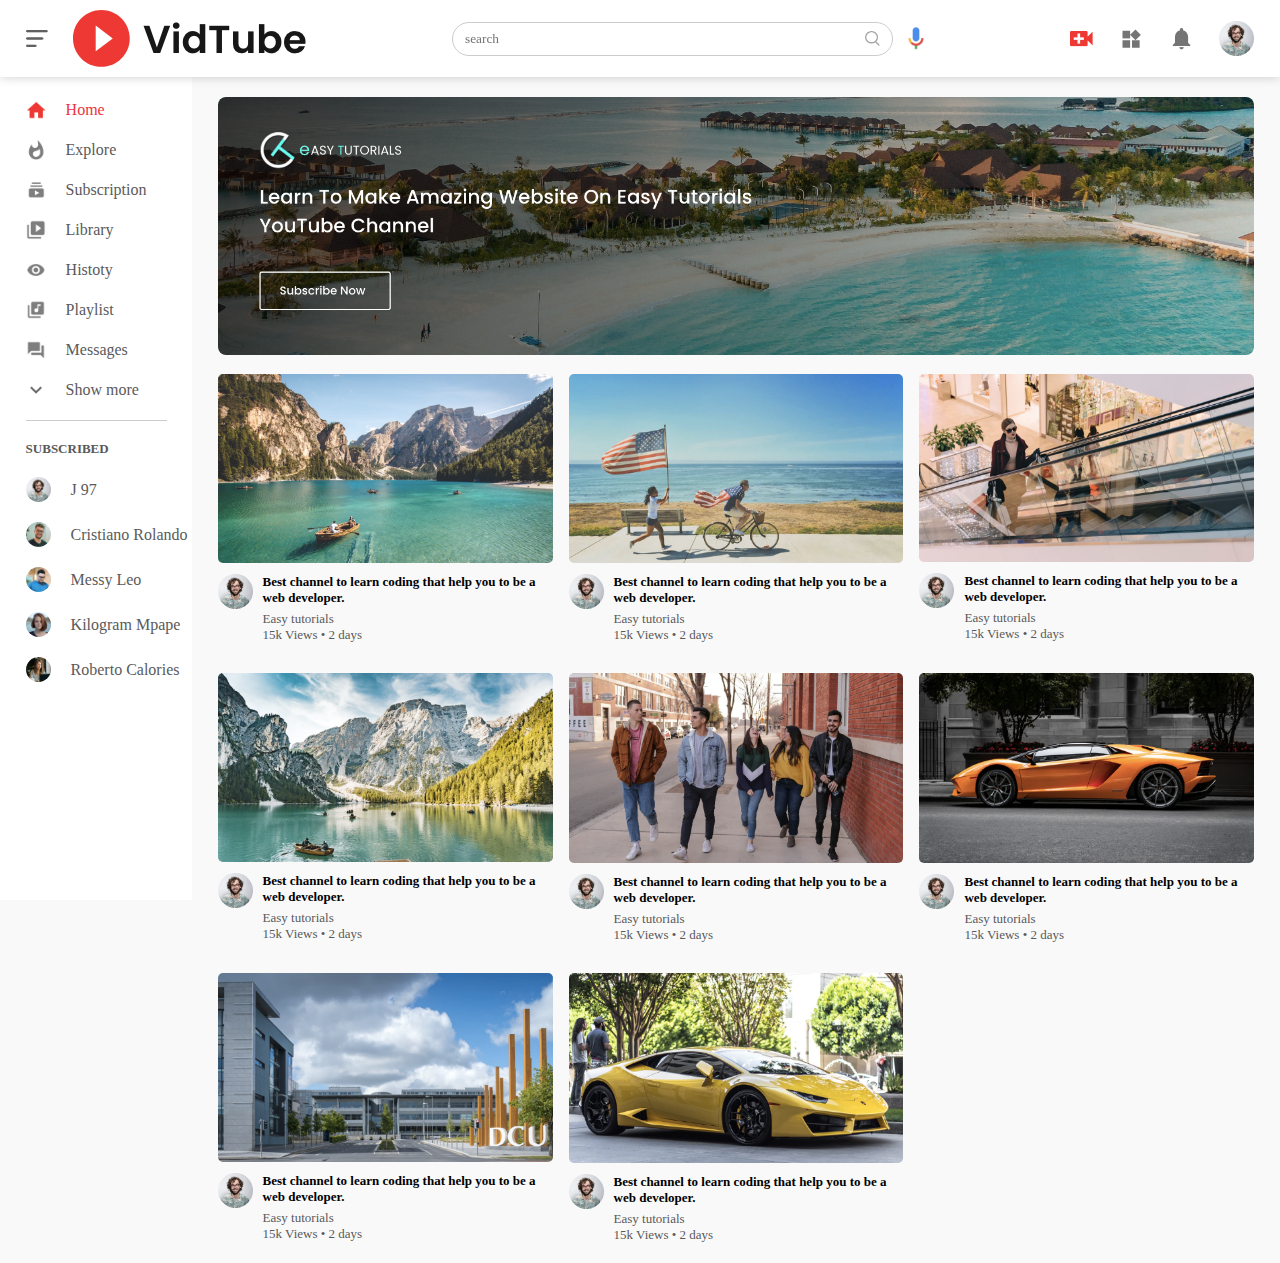
<file: index.html>
<!DOCTYPE html>
<html lang="en">
<head>
    <meta charset="UTF-8">
    <meta name="viewport" content="width=device-width, initial-scale=1.0">
    <title>Zootube</title>
    <link rel="stylesheet" href="style.css">
</head>
<body>
    <nav class="flex-div">
        <div class="nav-left flex-div">
            <img src="images/menu.png" class="menu-icon">
            <img src="images/logo.png" class="logo">
        </div>
        <div class="nav-mid flex-div">
            <div class="search-box flex-div">
                <input type="text" placeholder="search">
                <img src="images/search.png" alt="">
            </div>
            <img src="images/voice-search.png" class="mic-icon">
        </div>
        <div class="nav-right flex-div">
            <img src="images/upload.png" alt="">
            <img src="images/more.png" alt="">
            <img src="images/notification.png" alt="">
            <img src="images/Jack.png" class="user-icon" alt="">
        </div>
    </nav>
    <!-- --------------side bar --------------- -->
     <div class="sidebar">
        <div class="shortcut-links">
            <a href=""><img src="/images/home.png" alt=""><p>Home</p></a>
            <a href=""><img src="/images/explore.png" alt=""><p>Explore</p></a>
            <a href=""><img src="/images/subscriprion.png" alt=""><p>Subscription</p></a>
            <a href=""><img src="/images/library.png" alt=""><p>Library</p></a>
            <a href=""><img src="/images/history.png" alt=""><p>Histoty</p></a>
            <a href=""><img src="/images/playlist.png" alt=""><p>Playlist</p></a>
            <a href=""><img src="/images/messages.png" alt=""><p>Messages</p></a>
            <a href=""><img src="/images/show-more.png" alt=""><p>Show more</p></a>
            <hr>
        </div>
        <div class="subscribed-list">
            <h3>SUBSCRIBED</h3>
            <a href=""><img src="/images/Jack.png" alt=""><p>J 97</p></a>
            <a href=""><img src="/images/simon.png" alt=""><p>Cristiano Rolando</p></a>
            <a href=""><img src="/images/tom.png" alt=""><p>Messy Leo</p></a>
            <a href=""><img src="/images/megan.png" alt=""><p>Kilogram Mpape</p></a>
            <a href=""><img src="/images/cameron.png" alt=""><p>Roberto Calories</p></a>
        </div>
     </div>
     <!-- -------------------main------------------- -->
      <div class="container">
        <div class="banner">
            <img src="images/banner.png" alt="">
        </div>
        <div class="list-container">
            <div class="vid-list">
                <a href="play-video.html"><img src="images/thumbnail1.png" class="thumbnail"></a>
                <div class="flex-div">
                    <img src="images/Jack.png" alt="">
                    <div class="vid-info">
                        <a href="play-video.html">Best channel to learn coding that help you to be a 
                        web developer. </a>
                        <p>Easy tutorials</p>
                        <p>15k Views &bull; 2 days</p>
                    </div>
                </div>
            </div>
            <div class="vid-list">
                <a href=""><img src="images/thumbnail2.png" class="thumbnail"></a>
                <div class="flex-div">
                    <img src="images/Jack.png" alt="">
                    <div class="vid-info">
                        <a href="">Best channel to learn coding that help you to be a 
                            web developer. </a>
                        <p>Easy tutorials</p>
                        <p>15k Views &bull; 2 days</p>
                    </div>
                </div>
            </div>
            <div class="vid-list">
                <a href=""><img src="images/thumbnail3.png" class="thumbnail"></a>
                <div class="flex-div">
                    <img src="images/Jack.png" alt="">
                    <div class="vid-info">
                        <a href="">Best channel to learn coding that help you to be a 
                            web developer. </a>
                        <p>Easy tutorials</p>
                        <p>15k Views &bull; 2 days</p>
                    </div>
                </div>
            </div>
            <div class="vid-list">
                <a href=""><img src="images/thumbnail4.png" class="thumbnail"></a>
                <div class="flex-div">
                    <img src="images/Jack.png" alt="">
                    <div class="vid-info">
                        <a href="">Best channel to learn coding that help you to be a 
                            web developer. </a>
                        <p>Easy tutorials</p>
                        <p>15k Views &bull; 2 days</p>
                    </div>
                </div>
            </div>
            <div class="vid-list">
                <a href=""><img src="images/thumbnail5.png" class="thumbnail"></a>
                <div class="flex-div">
                    <img src="images/Jack.png" alt="">
                    <div class="vid-info">
                        <a href="">Best channel to learn coding that help you to be a 
                            web developer. </a>
                        <p>Easy tutorials</p>
                        <p>15k Views &bull; 2 days</p>
                    </div>
                </div>
            </div>
            <div class="vid-list">
                <a href=""><img src="images/thumbnail6.png" class="thumbnail"></a>
                <div class="flex-div">
                    <img src="images/Jack.png" alt="">
                    <div class="vid-info">
                        <a href="">Best channel to learn coding that help you to be a 
                            web developer. </a>
                        <p>Easy tutorials</p>
                        <p>15k Views &bull; 2 days</p>
                    </div>
                </div>
            </div>
            <div class="vid-list">
                <a href=""><img src="images/thumbnail7.png" class="thumbnail"></a>
                <div class="flex-div">
                    <img src="images/Jack.png" alt="">
                    <div class="vid-info">
                        <a href="">Best channel to learn coding that help you to be a 
                            web developer. </a>
                        <p>Easy tutorials</p>
                        <p>15k Views &bull; 2 days</p>
                    </div>
                </div>
            </div>
            <div class="vid-list">
                <a href=""><img src="images/thumbnail8.png" class="thumbnail"></a>
                <div class="flex-div">
                    <img src="images/Jack.png" alt="">
                    <div class="vid-info">
                        <a href="">Best channel to learn coding that help you to be a 
                            web developer. </a>
                        <p>Easy tutorials</p>
                        <p>15k Views &bull; 2 days</p>
                    </div>
                </div>
            </div>
        </div>
      </div>
<script src="index.js"></script>
</body>
</html>
</file>
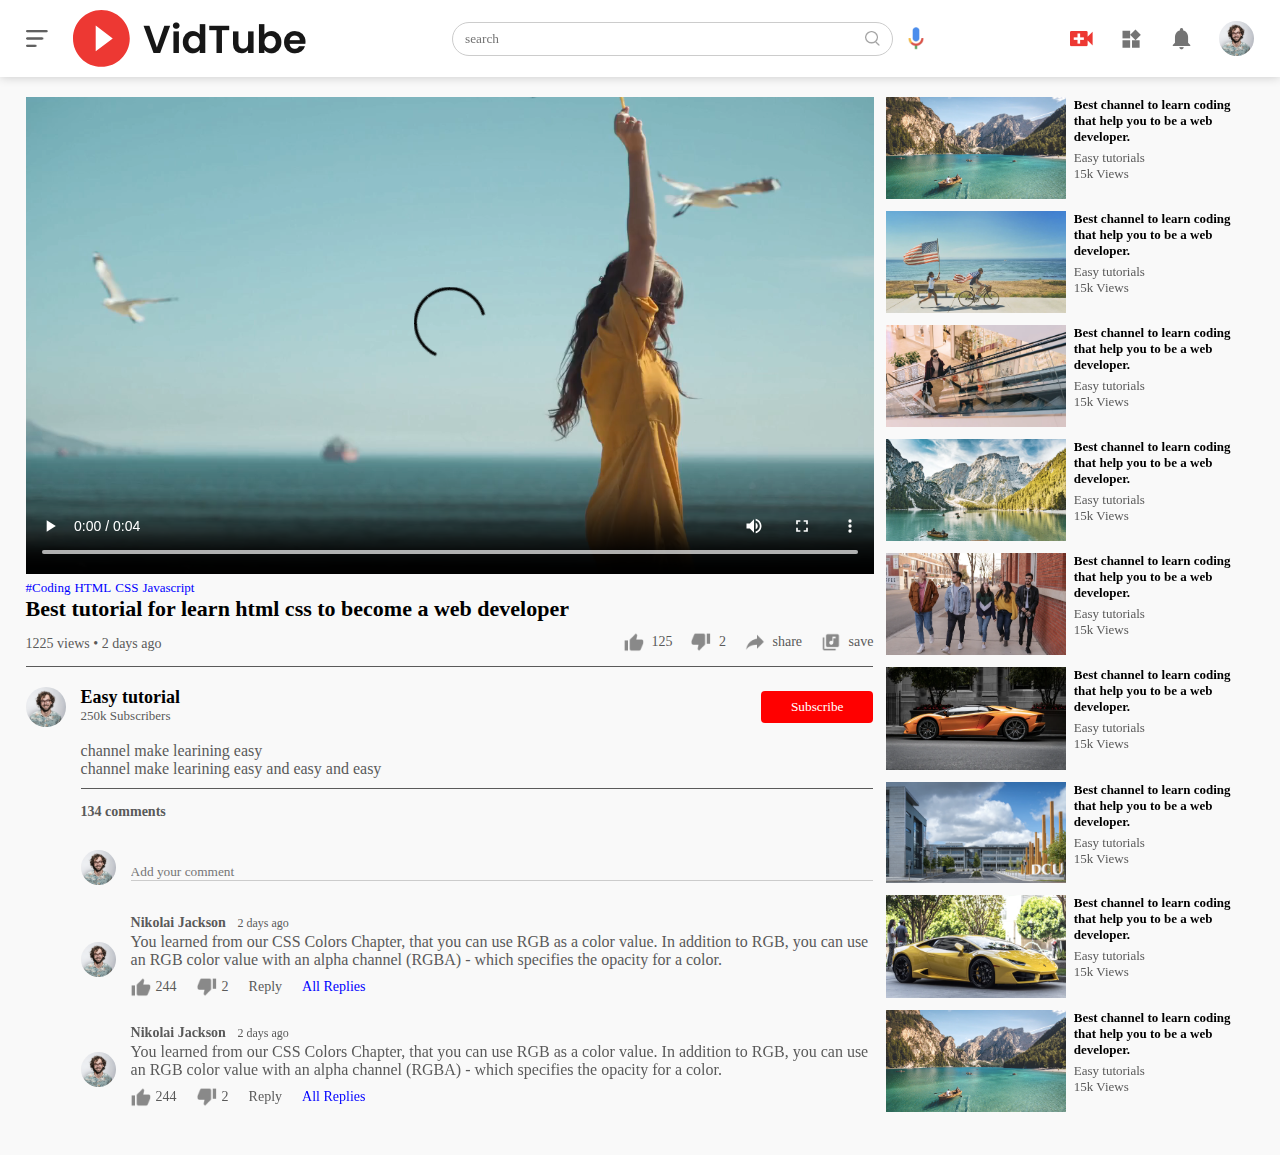
<file: play-video.html>
<!DOCTYPE html>
<html lang="en">
<head>
    <meta charset="UTF-8">
    <meta name="viewport" content="width=device-width, initial-scale=1.0">
    <title>Zootube</title>
    <link rel="stylesheet" href="style.css">
</head>
<body>
    <nav class="flex-div">
        <div class="nav-left flex-div">
            <img src="images/menu.png" class="menu-icon">
            <img src="images/logo.png" class="logo">
        </div>
        <div class="nav-mid flex-div">
            <div class="search-box flex-div">
                <input type="text" placeholder="search">
                <img src="images/search.png" alt="">
            </div>
            <img src="images/voice-search.png" class="mic-icon">
        </div>
        <div class="nav-right flex-div">
            <img src="images/upload.png" alt="">
            <img src="images/more.png" alt="">
            <img src="images/notification.png" alt="">
            <img src="images/Jack.png" class="user-icon" alt="">
        </div>
    </nav>

    <div class="container play-container">
        <div class="row">
            <div class="play-video">
                <video controls autoplay>
                    <source src="/images/video.mp4" type="video/mp4">
                </video>
                <div class="tags">
                    <a href="">#Coding</a> <a href="">HTML</a> <a href="">CSS</a>
                    <a href="">Javascript</a>
                </div>
                <h3>Best tutorial for learn html css to become a web developer</h3>
                <div class="play-video-info">
                    <p>1225 views &bull; 2 days ago</p>
                    <div>
                        <a href=""><img src="images/like.png" alt="">125</a>
                        <a href=""><img src="images/dislike.png" alt="">2</a>
                        <a href=""><img src="images/share.png" alt="">share</a>
                        <a href=""><img src="images/save.png" alt="">save</a>
                    </div>
                </div>
                <hr>
                <div class="publisher">
                    <img src="images/Jack.png" alt="">
                    <div>
                        <p>Easy tutorial</p>
                        <span>250k Subscribers</span>
                    </div>
                    <button type="button">Subscribe</button>
                </div>
                <div class="vid-des">
                    <p>channel make learining easy</p>
                    <p>channel make learining easy and easy and easy</p>
                    <hr>
                    <h4>134 comments</h4>

                    <div class="add-comment">
                        <img src="images/Jack.png" alt="">
                        <input type="text" placeholder="Add your comment">
                    </div>

                    <div class="old-comment">
                        <img src="/images/Jack.png" alt="">
                        <div>
                            <h3>Nikolai Jackson <span>2 days ago</span></h3>
                            <p>You learned from our CSS Colors Chapter, that you can use RGB as a color value. In addition to RGB, you can use an RGB color value with an alpha channel (RGBA) - which specifies the opacity for a color.
                            </p>
                            <div class="comment-action">
                                <img src="images/like.png" alt="">
                                <span>244</span>
                                <img src="images/dislike.png" alt="">
                                <span>2</span>
                                <span>Reply</span>
                                <a href="">All Replies</a>
                            </div>
                        </div>
                    </div>
                    <div class="old-comment">
                        <img src="/images/Jack.png" alt="">
                        <div>
                            <h3>Nikolai Jackson <span>2 days ago</span></h3>
                            <p>You learned from our CSS Colors Chapter, that you can use RGB as a color value. In addition to RGB, you can use an RGB color value with an alpha channel (RGBA) - which specifies the opacity for a color.
                            </p>
                            <div class="comment-action">
                                <img src="images/like.png" alt="">
                                <span>244</span>
                                <img src="images/dislike.png" alt="">
                                <span>2</span>
                                <span>Reply</span>
                                <a href="">All Replies</a>
                            </div>
                        </div>
                    </div>
                    
                </div>
            </div>
            <div class="right-sidebar">
                <div class="side-video-list">
                    <a href="" class="small-thumbnail" ><img src="images/thumbnail1.png"></a>
                    <div class="vid-info">
                        <a href="">Best channel to learn coding that help you to be a 
                            web developer.</a>
                        <p>Easy tutorials</p>
                        <p>15k Views</p>
                    </div>
                    
                </div>
                <div class="side-video-list">
                    <a href="" class="small-thumbnail" ><img src="images/thumbnail2.png"></a>
                    <div class="vid-info">
                        <a href="">Best channel to learn coding that help you to be a 
                            web developer.</a>
                        <p>Easy tutorials</p>
                        <p>15k Views</p>
                    </div>
                    
                </div>
                <div class="side-video-list">
                    <a href="" class="small-thumbnail" ><img src="images/thumbnail3.png"></a>
                    <div class="vid-info">
                        <a href="">Best channel to learn coding that help you to be a 
                            web developer.</a>
                        <p>Easy tutorials</p>
                        <p>15k Views</p>
                    </div>
                    
                </div>
                <div class="side-video-list">
                    <a href="" class="small-thumbnail" ><img src="images/thumbnail4.png"></a>
                    <div class="vid-info">
                        <a href="">Best channel to learn coding that help you to be a 
                            web developer.</a>
                        <p>Easy tutorials</p>
                        <p>15k Views</p>
                    </div>
                    
                </div>
                <div class="side-video-list">
                    <a href="" class="small-thumbnail" ><img src="images/thumbnail5.png"></a>
                    <div class="vid-info">
                        <a href="">Best channel to learn coding that help you to be a 
                            web developer.</a>
                        <p>Easy tutorials</p>
                        <p>15k Views</p>
                    </div>
                    
                </div>
                <div class="side-video-list">
                    <a href="" class="small-thumbnail" ><img src="images/thumbnail6.png"></a>
                    <div class="vid-info">
                        <a href="">Best channel to learn coding that help you to be a 
                            web developer.</a>
                        <p>Easy tutorials</p>
                        <p>15k Views</p>
                    </div>
                    
                </div>
                <div class="side-video-list">
                    <a href="" class="small-thumbnail" ><img src="images/thumbnail7.png"></a>
                    <div class="vid-info">
                        <a href="">Best channel to learn coding that help you to be a 
                            web developer.</a>
                        <p>Easy tutorials</p>
                        <p>15k Views</p>
                    </div>
                    
                </div>
                <div class="side-video-list">
                    <a href="" class="small-thumbnail" ><img src="images/thumbnail8.png"></a>
                    <div class="vid-info">
                        <a href="">Best channel to learn coding that help you to be a 
                            web developer.</a>
                        <p>Easy tutorials</p>
                        <p>15k Views</p>
                    </div>
                    
                </div>
                <div class="side-video-list">
                    <a href="" class="small-thumbnail" ><img src="images/thumbnail1.png"></a>
                    <div class="vid-info">
                        <a href="">Best channel to learn coding that help you to be a 
                            web developer.</a>
                        <p>Easy tutorials</p>
                        <p>15k Views</p>
                    </div>
                    
                </div>
            </div>
        </div>
    </div>
</body>
</html>
</file>
<file: style.css>
* {
    margin: 0;
    padding: 0;
    font-family: "poppins", "san-serif";
    box-sizing: border-box;
}

a {
    text-decoration: none;
    color: #5a5a5a;
}

img {
    cursor: pointer;
}

.flex-div {
    display: flex;
    align-items: center;
}

nav {
    padding: 10px 2%;
    justify-content: space-between;
    box-shadow: 0 0 10px rgba(0, 0, 0, 0.2);
    background-color: #fff;
    position: sticky;
    top: 0;
    z-index: 10;
}

.nav-right img {
    width: 25px;
    margin-right: 25px;
}

.nav-right .user-icon {
    width: 35px;
    border-radius: 50%;
    margin-right: 0;
}

.nav-left .menu-icon {
    width: 22px;
    margin-right: 25px;
}

.nav-mid .mic-icon {
    width: 16px;
}

.nav-mid .search-box {
    border: 1px solid #ccc;
    margin-right: 15px;
    padding: 8px 12px;
    border-radius: 25px;
}

.nav-mid .search-box input {
    width: 400px;
    border: 0;
    outline: 0;
    background: transparent;
}

.nav-mid .search-box img {
    width: 15px;
}


/* -------------side bar ------------- */

.sidebar {
    background: #fff;
    width: 15%;
    height: 100vh;
    position: fixed;
    top: 0;
    padding-left: 2%;
    padding-top: 80px;
}

.shortcut-links {
    margin-top: 20px;
}

.shortcut-links a img {
    width: 20px;
    margin-right: 20px;
}

.shortcut-links a {
    display: flex;
    align-items: center;
    margin-bottom: 20px;
    width: fit-content;
    flex-wrap: wrap;
}

.shortcut-links a:first-child {
    color: #ed333e;
}

.sidebar hr{
    border: 0;
    height: 1px;
    background-color: #ccc;
    width: 85%;
}

.subscribed-list h3 {
    font-size: 13px;
    margin: 20px 0;
    color: #5a5a5a;
}

.subscribed-list a {
    display: flex;
    align-items: center;
    margin-bottom: 20px;
    width: fit-content;
    flex-wrap: wrap;
}

.subscribed-list a img {
    width: 25px;
    border-radius: 50%;
    margin-right: 20px;
}

.small-sidebar {
    width: 5%;
}

.small-sidebar a p {
    display: none;
}

.small-sidebar h3 {
    display: none;
}

.small-sidebar hr {
    width: 50%;
    margin-bottom: 25px;
}

/* ---------------main----------------- */

.container {
    background: #f9f9f9;
    padding-left: 17%;
    padding-right: 2%;
    padding-top: 20px;
    padding-bottom: 20px;
}

.large-container {
    padding-left: 7%;
}

.banner {
    width: 100%;
}

.banner img {
    width: 100%;
    border-radius: 8px;
}

.list-container {
    display: grid;
    grid-template-columns: repeat(auto-fit, minmax(300px, 1fr));
    grid-column-gap: 16px;
    grid-row-gap: 30px;
    margin-top: 15px;
}

.vid-list .thumbnail {
    width: 100%;
    border-radius: 5px;
}

.vid-list .flex-div {
    align-items: flex-start;
    margin-top: 7px;
}

.vid-list .flex-div img {
    width: 35px;
    margin-right: 10px;
    border-radius: 50%;
}

.vid-info {
    color: #5a5a5a;
    font-size: 13px;
}

.vid-info a {
    color: #000;
    font-weight: 600;
    display: block;
    margin-bottom: 5px;
}

@media (max-width: 900px) {
    .menu-icon {
        display: none;
    }

    .sidebar {
        display: none;
    }

    .container, .large-container {
        padding-left: 5%;
        padding-right: 5%;
    }

    .nav-right img {
        display: none;
    }

    .nav-right .user-icon {
        display: block;
        width: 30px;
    }

    .nav-mid .search-box input {
        width: 100px;
    }

    .nav-mid .mic-icon {
        display: none;
    }

    .logo {
        width: 90px;
    }
}

/* --------------play video page --------- */

.play-container {
    padding-left: 2%;
}

.row {
    display: flex;
    justify-content: space-between;
    flex-wrap: wrap;
}

.play-video {
    flex-basis: 69%
}

.play-video video {
    width: 100%;
}

.right-sidebar {
    flex-basis: 30%;
}

.side-video-list {
    display: flex;
    justify-content: space-between;
    margin-bottom: 8px;
}

.side-video-list img {
    width: 100%;
}

.side-video-list .small-thumbnail {
    flex-basis: 49%;
}

.side-video-list .vid-info {
    flex-basis: 49%;
}

.play-video .tags a {
    font-size: 13px;
    color: #0000ff;
}

.play-video h3 {
    font-size: 22px;
    font-weight: 600;
}

.play-video .play-video-info {
    display: flex;
    align-items: center;
    justify-content: space-between;
    flex-wrap: wrap;
    margin-top: 10px;
    font-size: 14px;
    color: #5a5a5a;
}

.play-video .play-video-info a img {
    width: 20px;
    margin-right: 8px;
}

.play-video .play-video-info a {
    display: inline-flex;
    align-items: center;
    margin-left: 15px;
}

.play-video hr {
    border: 0;
    margin: 10px 0;
    height: 1px;
    background: #5a5a5a;
}

.play-video .publisher {
    display: flex;
    align-items: center;
    margin-top: 20px;
}

.publisher div {
    flex: 1;
    line-height: 18px;
}

.publisher img {
    width: 40px;
    border-radius: 50%;
    margin-right: 15px;
}

.publisher div p {
    color: #000;
    font-weight: 600;
    font-size: 18px;
}

.publisher div span{
    color: #5a5a5a;
    font-size: 13px;
}

.publisher button {
    background-color: red;
    color: #fff;
    padding: 8px 30px;
    outline: 0;
    border: 0;
    border-radius: 4px;
}

.vid-des {
    padding-left: 55px;
    margin: 15px 0;
    color: #5a5a5a;
}

.vid-des h4 {
    font-size: 14px;
    color: #5a5a5a;
    margin-top: 15px;
}

.add-comment {
    display: flex;
    align-items: center;
    margin: 30px 0;
}

.add-comment img {
    width: 35px;
    border-radius: 50%;
    margin-right: 15px;
}

.add-comment input {
    border: 0;
    outline: 0;
    border-bottom: 1px solid #ccc;
    width: 100%;
    padding-top: 10px;
    background: transparent;
}

.old-comment {
    display: flex;
    align-items: center;
    margin: 20px 0;
}

.old-comment img {
    width: 35px;
    border-radius: 50%;
    margin-right: 15px;
}

.old-comment h3 {
    font-size: 14px;
    margin-bottom: 2px;
}

.old-comment h3 span {
    font-size: 12px;
    color: #5a5a5a;
    font-weight: 500;
    margin-left: 8px;
}

.old-comment .comment-action {
    display: flex;
    align-items: center;
    margin: 8px 0;
    font-size: 14px;
}

.old-comment .comment-action img {
    border-radius: 0;
    width: 20px;
    margin-right: 5px;
}

.old-comment .comment-action span {
    margin-right: 20px;
    color: #5a5a5a;
}

.old-comment .comment-action a {
    color: #0000ff;
}

@media (max-width: 900px) {
    .play-video {
        flex-basis: 100%;
    }

    .right-sidebar {
        flex-basis: 100%;
    }

    .play-container {
        padding-left: 5%;
    }

    .vid-des {
        padding-left: 0;
    }

    .play-video .play-video-info a {
        margin-left: 0;
        margin-right: 15px;
        margin-top: 15px;
    }
}
</file>
